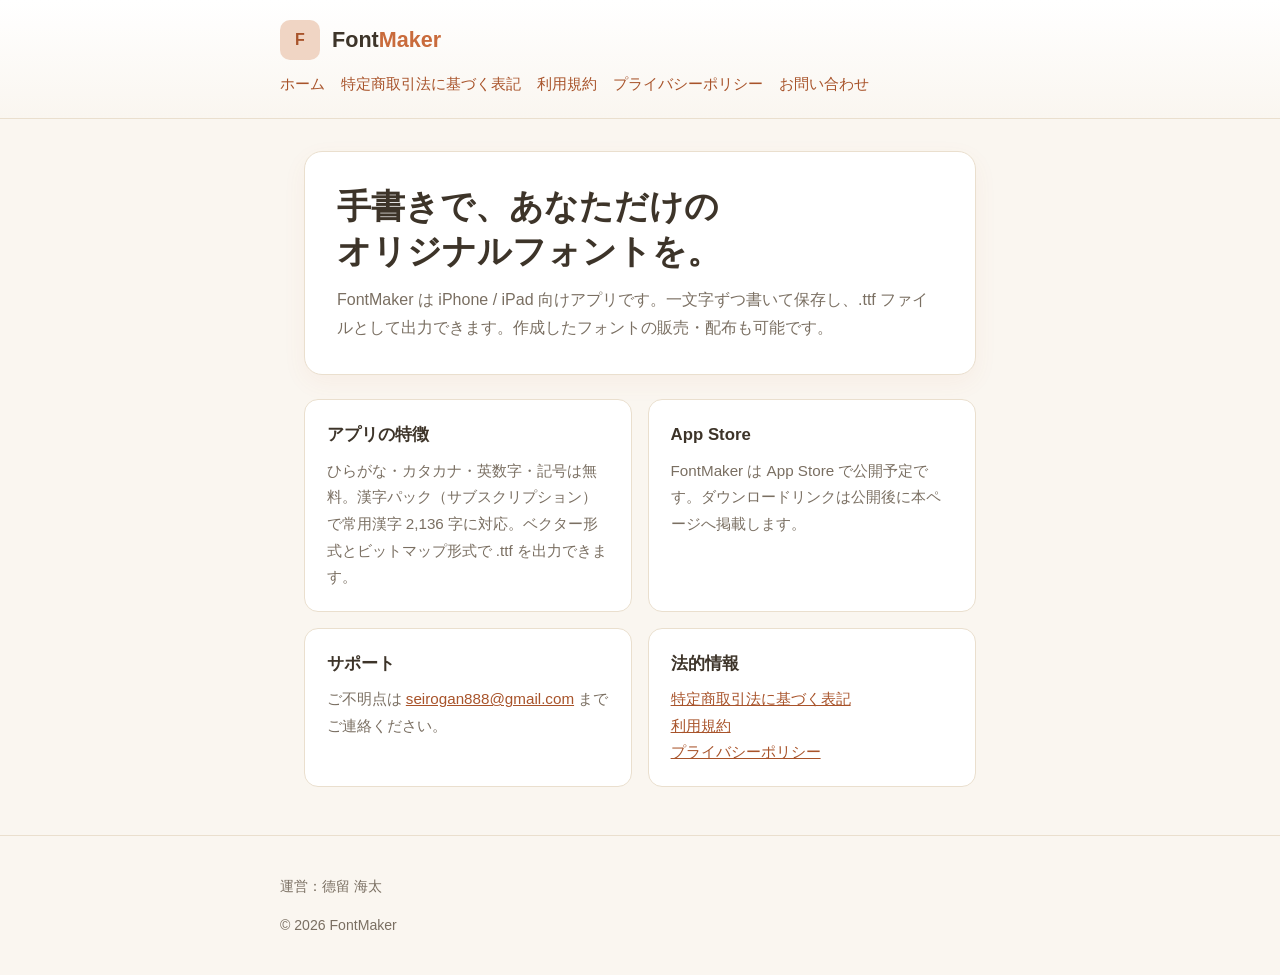
<file: website/index.html>
<!DOCTYPE html>
<html lang="ja">
<head>
  <meta charset="UTF-8">
  <meta name="viewport" content="width=device-width, initial-scale=1.0">
  <title>FontMaker — 手書きでオリジナルフォントを作る</title>
  <meta name="description" content="FontMaker は、手書きした文字からあなただけの .ttf フォントを作成できる iOS アプリです。">
  <link rel="stylesheet" href="css/style.css">
</head>
<body>
  <header>
    <div class="inner">
      <a class="brand" href="index.html">
        <div class="brand-mark">F</div>
        <div class="brand-title">Font<span>Maker</span></div>
      </a>
      <nav>
        <a href="index.html">ホーム</a>
        <a href="legal/tokushoho.html">特定商取引法に基づく表記</a>
        <a href="legal/terms.html">利用規約</a>
        <a href="legal/privacy.html">プライバシーポリシー</a>
        <a href="mailto:seirogan888@gmail.com">お問い合わせ</a>
      </nav>
    </div>
  </header>

  <main>
    <section class="hero">
      <h1>手書きで、あなただけの<br>オリジナルフォントを。</h1>
      <p>FontMaker は iPhone / iPad 向けアプリです。一文字ずつ書いて保存し、.ttf ファイルとして出力できます。作成したフォントの販売・配布も可能です。</p>
    </section>

    <section class="card-grid">
      <article class="card">
        <h2>アプリの特徴</h2>
        <p>ひらがな・カタカナ・英数字・記号は無料。漢字パック（サブスクリプション）で常用漢字 2,136 字に対応。ベクター形式とビットマップ形式で .ttf を出力できます。</p>
      </article>
      <article class="card">
        <h2>App Store</h2>
        <p>FontMaker は App Store で公開予定です。ダウンロードリンクは公開後に本ページへ掲載します。</p>
      </article>
      <article class="card">
        <h2>サポート</h2>
        <p>ご不明点は <a href="mailto:seirogan888@gmail.com">seirogan888@gmail.com</a> までご連絡ください。</p>
      </article>
      <article class="card">
        <h2>法的情報</h2>
        <p>
          <a href="legal/tokushoho.html">特定商取引法に基づく表記</a><br>
          <a href="legal/terms.html">利用規約</a><br>
          <a href="legal/privacy.html">プライバシーポリシー</a>
        </p>
      </article>
    </section>
  </main>

  <footer>
    <div class="inner">
      <p>運営：德留 海太</p>
      <p>© 2026 FontMaker</p>
    </div>
  </footer>
</body>
</html>
</file>
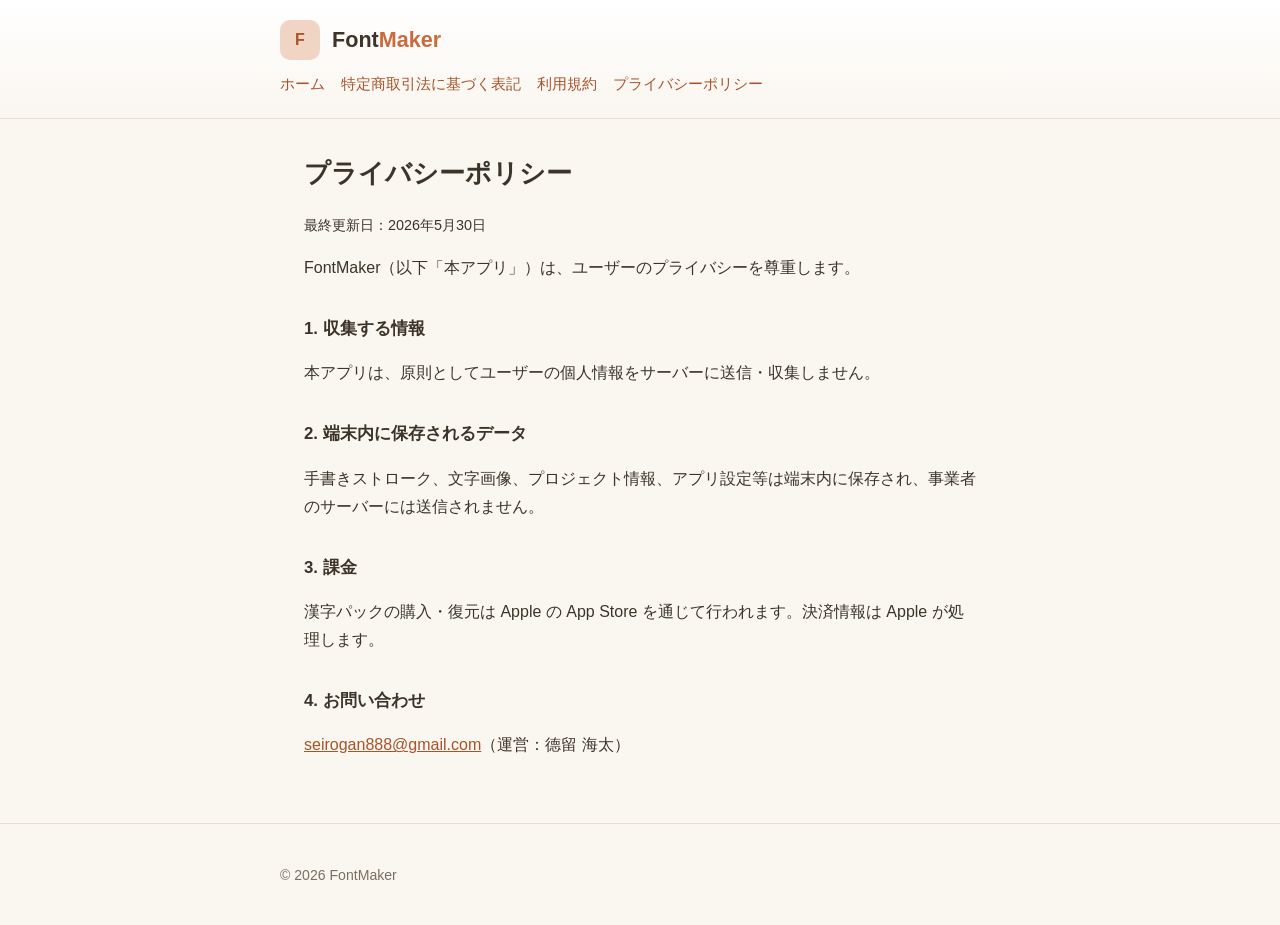
<file: website/legal/privacy.html>
<!DOCTYPE html>
<html lang="ja">
<head>
  <meta charset="UTF-8">
  <meta name="viewport" content="width=device-width, initial-scale=1.0">
  <title>プライバシーポリシー | FontMaker</title>
  <link rel="stylesheet" href="../css/style.css">
</head>
<body>
  <header>
    <div class="inner">
      <a class="brand" href="../index.html">
        <div class="brand-mark">F</div>
        <div class="brand-title">Font<span>Maker</span></div>
      </a>
      <nav>
        <a href="../index.html">ホーム</a>
        <a href="tokushoho.html">特定商取引法に基づく表記</a>
        <a href="terms.html">利用規約</a>
        <a href="privacy.html">プライバシーポリシー</a>
      </nav>
    </div>
  </header>

  <main class="legal-page">
    <h1>プライバシーポリシー</h1>
    <p class="meta">最終更新日：2026年5月30日</p>

    <p>FontMaker（以下「本アプリ」）は、ユーザーのプライバシーを尊重します。</p>

    <h2>1. 収集する情報</h2>
    <p>本アプリは、原則としてユーザーの個人情報をサーバーに送信・収集しません。</p>

    <h2>2. 端末内に保存されるデータ</h2>
    <p>手書きストローク、文字画像、プロジェクト情報、アプリ設定等は端末内に保存され、事業者のサーバーには送信されません。</p>

    <h2>3. 課金</h2>
    <p>漢字パックの購入・復元は Apple の App Store を通じて行われます。決済情報は Apple が処理します。</p>

    <h2>4. お問い合わせ</h2>
    <p><a href="mailto:seirogan888@gmail.com">seirogan888@gmail.com</a>（運営：德留 海太）</p>
  </main>

  <footer>
    <div class="inner">
      <p>© 2026 FontMaker</p>
    </div>
  </footer>
</body>
</html>
</file>
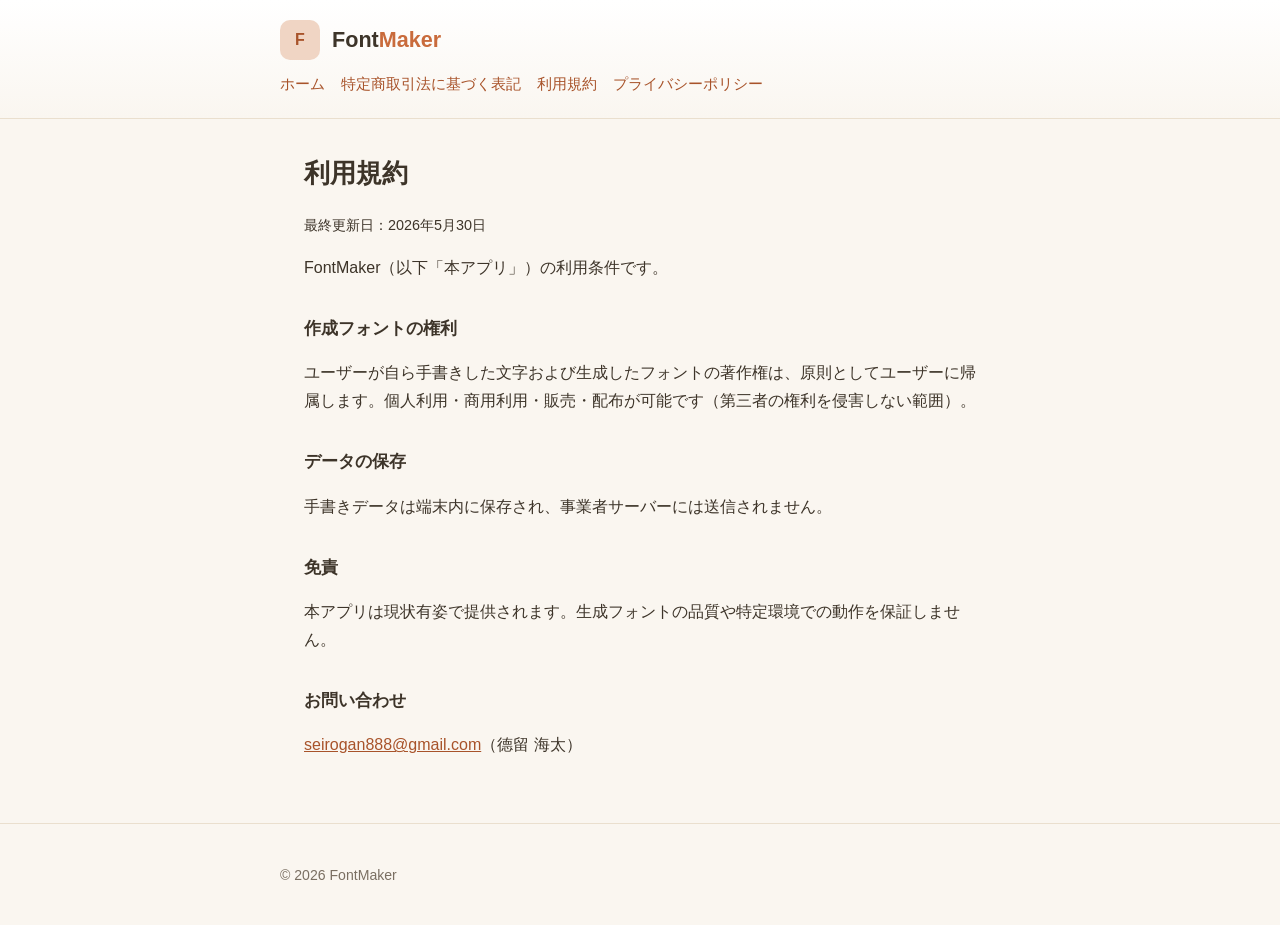
<file: website/legal/terms.html>
<!DOCTYPE html>
<html lang="ja">
<head>
  <meta charset="UTF-8">
  <meta name="viewport" content="width=device-width, initial-scale=1.0">
  <title>利用規約 | FontMaker</title>
  <link rel="stylesheet" href="../css/style.css">
</head>
<body>
  <header>
    <div class="inner">
      <a class="brand" href="../index.html">
        <div class="brand-mark">F</div>
        <div class="brand-title">Font<span>Maker</span></div>
      </a>
      <nav>
        <a href="../index.html">ホーム</a>
        <a href="tokushoho.html">特定商取引法に基づく表記</a>
        <a href="terms.html">利用規約</a>
        <a href="privacy.html">プライバシーポリシー</a>
      </nav>
    </div>
  </header>

  <main class="legal-page">
    <h1>利用規約</h1>
    <p class="meta">最終更新日：2026年5月30日</p>

    <p>FontMaker（以下「本アプリ」）の利用条件です。</p>

    <h2>作成フォントの権利</h2>
    <p>ユーザーが自ら手書きした文字および生成したフォントの著作権は、原則としてユーザーに帰属します。個人利用・商用利用・販売・配布が可能です（第三者の権利を侵害しない範囲）。</p>

    <h2>データの保存</h2>
    <p>手書きデータは端末内に保存され、事業者サーバーには送信されません。</p>

    <h2>免責</h2>
    <p>本アプリは現状有姿で提供されます。生成フォントの品質や特定環境での動作を保証しません。</p>

    <h2>お問い合わせ</h2>
    <p><a href="mailto:seirogan888@gmail.com">seirogan888@gmail.com</a>（德留 海太）</p>
  </main>

  <footer>
    <div class="inner">
      <p>© 2026 FontMaker</p>
    </div>
  </footer>
</body>
</html>
</file>
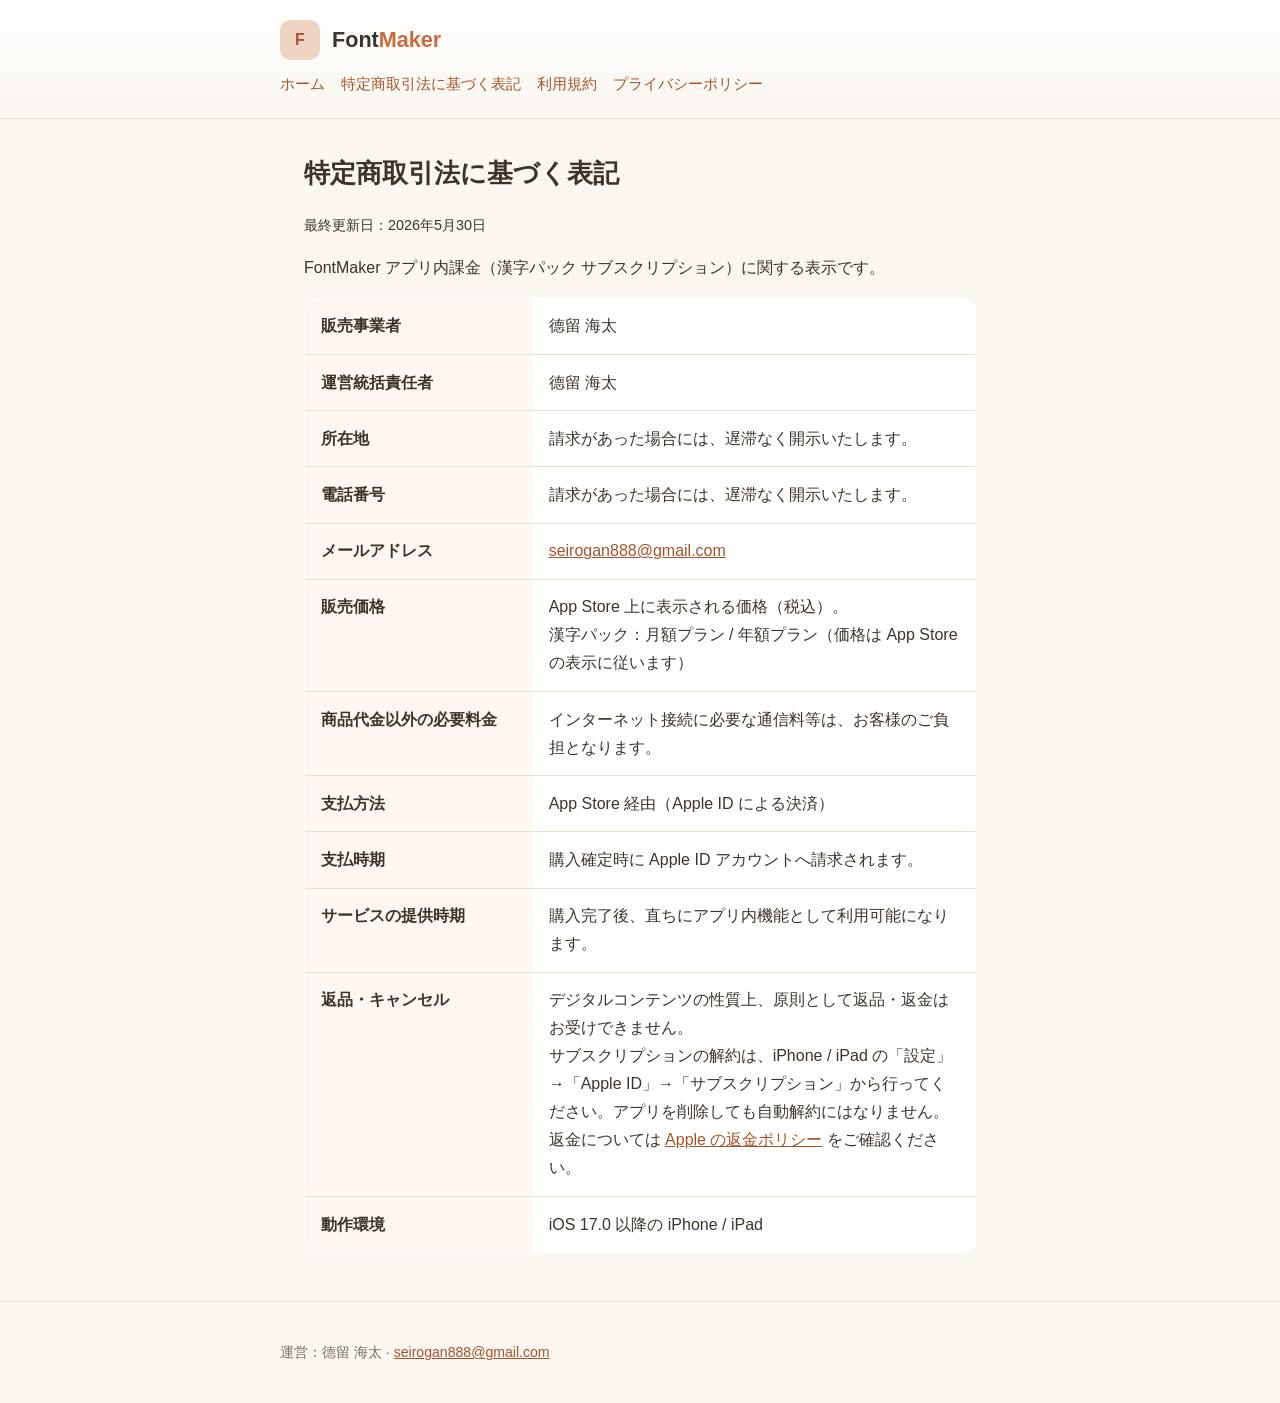
<file: website/legal/tokushoho.html>
<!DOCTYPE html>
<html lang="ja">
<head>
  <meta charset="UTF-8">
  <meta name="viewport" content="width=device-width, initial-scale=1.0">
  <title>特定商取引法に基づく表記 | FontMaker</title>
  <link rel="stylesheet" href="../css/style.css">
</head>
<body>
  <header>
    <div class="inner">
      <a class="brand" href="../index.html">
        <div class="brand-mark">F</div>
        <div class="brand-title">Font<span>Maker</span></div>
      </a>
      <nav>
        <a href="../index.html">ホーム</a>
        <a href="tokushoho.html">特定商取引法に基づく表記</a>
        <a href="terms.html">利用規約</a>
        <a href="privacy.html">プライバシーポリシー</a>
      </nav>
    </div>
  </header>

  <main class="legal-page">
    <h1>特定商取引法に基づく表記</h1>
    <p class="meta">最終更新日：2026年5月30日</p>

    <p>FontMaker アプリ内課金（漢字パック サブスクリプション）に関する表示です。</p>

    <table class="legal-table">
      <tbody>
        <tr>
          <th>販売事業者</th>
          <td>德留 海太</td>
        </tr>
        <tr>
          <th>運営統括責任者</th>
          <td>德留 海太</td>
        </tr>
        <tr>
          <th>所在地</th>
          <td>請求があった場合には、遅滞なく開示いたします。</td>
        </tr>
        <tr>
          <th>電話番号</th>
          <td>請求があった場合には、遅滞なく開示いたします。</td>
        </tr>
        <tr>
          <th>メールアドレス</th>
          <td><a href="mailto:seirogan888@gmail.com">seirogan888@gmail.com</a></td>
        </tr>
        <tr>
          <th>販売価格</th>
          <td>App Store 上に表示される価格（税込）。<br>漢字パック：月額プラン / 年額プラン（価格は App Store の表示に従います）</td>
        </tr>
        <tr>
          <th>商品代金以外の必要料金</th>
          <td>インターネット接続に必要な通信料等は、お客様のご負担となります。</td>
        </tr>
        <tr>
          <th>支払方法</th>
          <td>App Store 経由（Apple ID による決済）</td>
        </tr>
        <tr>
          <th>支払時期</th>
          <td>購入確定時に Apple ID アカウントへ請求されます。</td>
        </tr>
        <tr>
          <th>サービスの提供時期</th>
          <td>購入完了後、直ちにアプリ内機能として利用可能になります。</td>
        </tr>
        <tr>
          <th>返品・キャンセル</th>
          <td>
            デジタルコンテンツの性質上、原則として返品・返金はお受けできません。<br>
            サブスクリプションの解約は、iPhone / iPad の「設定」→「Apple ID」→「サブスクリプション」から行ってください。アプリを削除しても自動解約にはなりません。<br>
            返金については <a href="https://support.apple.com/ja-jp/118223" target="_blank" rel="noopener">Apple の返金ポリシー</a> をご確認ください。
          </td>
        </tr>
        <tr>
          <th>動作環境</th>
          <td>iOS 17.0 以降の iPhone / iPad</td>
        </tr>
      </tbody>
    </table>
  </main>

  <footer>
    <div class="inner">
      <p>運営：德留 海太 · <a href="mailto:seirogan888@gmail.com">seirogan888@gmail.com</a></p>
    </div>
  </footer>
</body>
</html>
</file>
<file: website/css/style.css>
:root {
  --bg: #faf6f0;
  --card: #ffffff;
  --text: #3d3429;
  --muted: #7a6f62;
  --accent: #c96b3c;
  --accent-deep: #a8532a;
  --accent-soft: #f0d5c4;
  --border: #eadfce;
  --max: 720px;
}

* {
  box-sizing: border-box;
}

body {
  margin: 0;
  font-family: "Hiragino Sans", "Hiragino Kaku Gothic ProN", "Noto Sans JP", sans-serif;
  background: var(--bg);
  color: var(--text);
  line-height: 1.75;
}

a {
  color: var(--accent-deep);
}

header {
  background: linear-gradient(180deg, #fff 0%, var(--bg) 100%);
  border-bottom: 1px solid var(--border);
  padding: 1.25rem 1.5rem;
}

header .inner,
main,
footer .inner {
  max-width: var(--max);
  margin: 0 auto;
}

.brand {
  display: flex;
  align-items: center;
  gap: 0.75rem;
  text-decoration: none;
  color: inherit;
}

.brand-mark {
  width: 40px;
  height: 40px;
  border-radius: 10px;
  background: var(--accent-soft);
  display: grid;
  place-items: center;
  font-weight: 700;
  color: var(--accent-deep);
}

.brand-title {
  font-size: 1.35rem;
  font-weight: 700;
}

.brand-title span {
  color: var(--accent);
}

nav {
  margin-top: 0.75rem;
  display: flex;
  flex-wrap: wrap;
  gap: 0.75rem 1rem;
  font-size: 0.92rem;
}

nav a {
  text-decoration: none;
}

main {
  padding: 2rem 1.5rem 3rem;
}

.hero {
  background: var(--card);
  border: 1px solid var(--border);
  border-radius: 18px;
  padding: 2rem;
  box-shadow: 0 8px 24px rgba(201, 107, 60, 0.06);
}

.hero h1 {
  margin: 0 0 0.75rem;
  font-size: clamp(1.6rem, 4vw, 2.1rem);
  line-height: 1.35;
}

.hero p {
  margin: 0;
  color: var(--muted);
}

.card-grid {
  display: grid;
  gap: 1rem;
  margin-top: 1.5rem;
}

.card {
  background: var(--card);
  border: 1px solid var(--border);
  border-radius: 14px;
  padding: 1.25rem 1.35rem;
}

.card h2 {
  margin: 0 0 0.5rem;
  font-size: 1.05rem;
}

.card p {
  margin: 0;
  color: var(--muted);
  font-size: 0.95rem;
}

.legal-page h1 {
  margin-top: 0;
  font-size: 1.6rem;
}

.legal-page h2 {
  margin-top: 2rem;
  font-size: 1.05rem;
}

.legal-page p,
.legal-page li {
  color: var(--text);
}

.legal-page ul {
  padding-left: 1.2rem;
}

.meta {
  color: var(--muted);
  font-size: 0.9rem;
}

table.legal-table {
  width: 100%;
  border-collapse: collapse;
  background: var(--card);
  border: 1px solid var(--border);
  border-radius: 12px;
  overflow: hidden;
}

table.legal-table th,
table.legal-table td {
  padding: 0.85rem 1rem;
  border-bottom: 1px solid var(--border);
  vertical-align: top;
  text-align: left;
}

table.legal-table th {
  width: 34%;
  background: #fff8f2;
  font-weight: 600;
}

footer {
  border-top: 1px solid var(--border);
  padding: 1.5rem;
  color: var(--muted);
  font-size: 0.88rem;
}

@media (min-width: 640px) {
  .card-grid {
    grid-template-columns: 1fr 1fr;
  }
}
</file>
